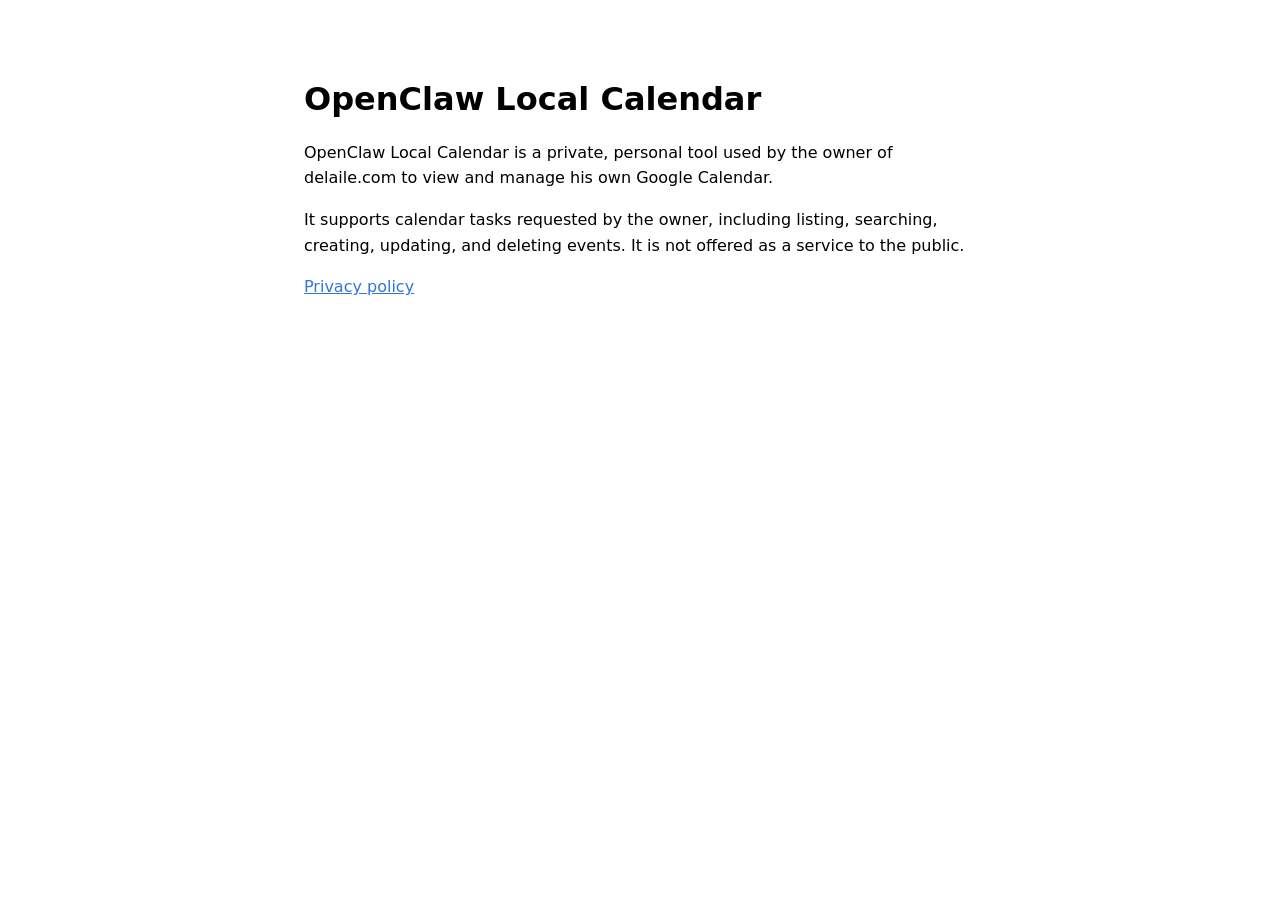
<file: index.html>
<!doctype html>
<html lang="en">
<head>
  <meta charset="utf-8">
  <meta name="viewport" content="width=device-width, initial-scale=1">
  <title>OpenClaw Local Calendar</title>
  <meta name="description" content="A private personal tool for managing the owner's Google Calendar.">
  <link rel="stylesheet" href="/style.css">
</head>
<body>
  <main>
    <h1>OpenClaw Local Calendar</h1>
    <p>OpenClaw Local Calendar is a private, personal tool used by the owner of delaile.com to view and manage his own Google Calendar.</p>
    <p>It supports calendar tasks requested by the owner, including listing, searching, creating, updating, and deleting events. It is not offered as a service to the public.</p>
    <p><a href="/privacy/">Privacy policy</a></p>
  </main>
</body>
</html>
</file>
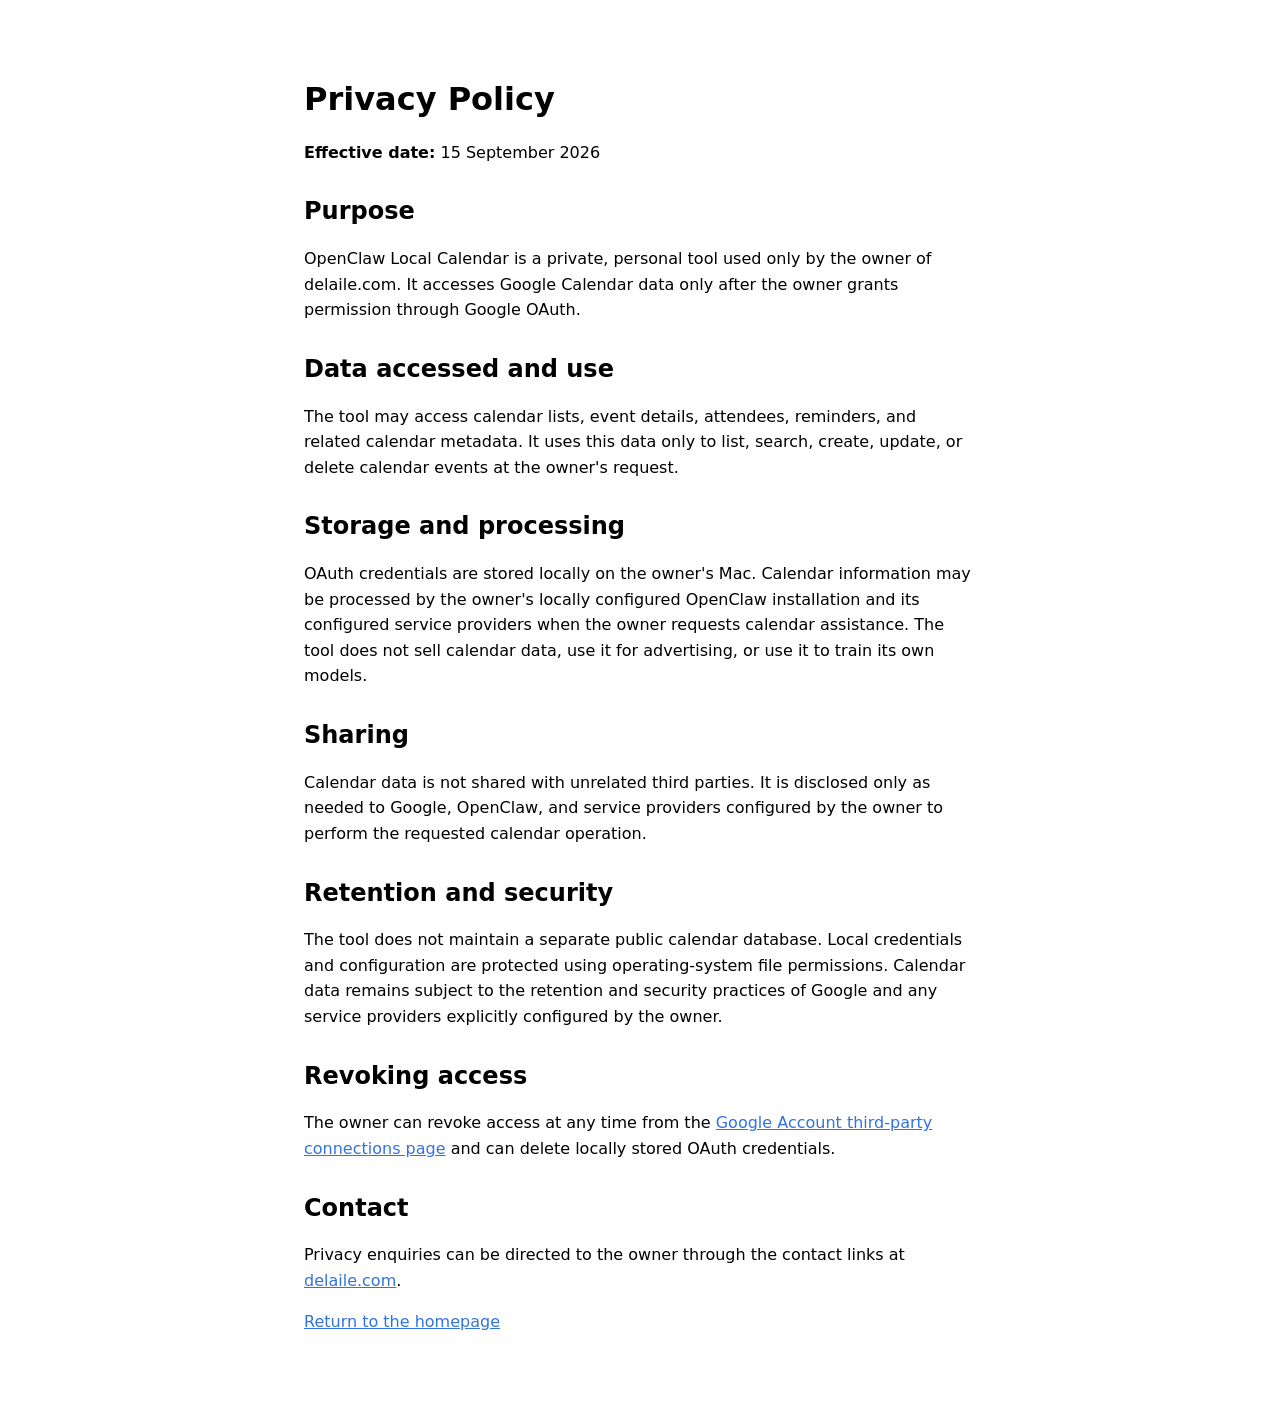
<file: privacy/index.html>
<!doctype html>
<html lang="en">
<head>
  <meta charset="utf-8">
  <meta name="viewport" content="width=device-width, initial-scale=1">
  <title>Privacy Policy — OpenClaw Local Calendar</title>
  <meta name="description" content="Privacy policy for OpenClaw Local Calendar.">
  <link rel="stylesheet" href="/style.css">
</head>
<body>
  <main>
    <h1>Privacy Policy</h1>
    <p><strong>Effective date:</strong> 15 September 2026</p>

    <h2>Purpose</h2>
    <p>OpenClaw Local Calendar is a private, personal tool used only by the owner of delaile.com. It accesses Google Calendar data only after the owner grants permission through Google OAuth.</p>

    <h2>Data accessed and use</h2>
    <p>The tool may access calendar lists, event details, attendees, reminders, and related calendar metadata. It uses this data only to list, search, create, update, or delete calendar events at the owner's request.</p>

    <h2>Storage and processing</h2>
    <p>OAuth credentials are stored locally on the owner's Mac. Calendar information may be processed by the owner's locally configured OpenClaw installation and its configured service providers when the owner requests calendar assistance. The tool does not sell calendar data, use it for advertising, or use it to train its own models.</p>

    <h2>Sharing</h2>
    <p>Calendar data is not shared with unrelated third parties. It is disclosed only as needed to Google, OpenClaw, and service providers configured by the owner to perform the requested calendar operation.</p>

    <h2>Retention and security</h2>
    <p>The tool does not maintain a separate public calendar database. Local credentials and configuration are protected using operating-system file permissions. Calendar data remains subject to the retention and security practices of Google and any service providers explicitly configured by the owner.</p>

    <h2>Revoking access</h2>
    <p>The owner can revoke access at any time from the <a href="https://myaccount.google.com/connections">Google Account third-party connections page</a> and can delete locally stored OAuth credentials.</p>

    <h2>Contact</h2>
    <p>Privacy enquiries can be directed to the owner through the contact links at <a href="https://delaile.com/">delaile.com</a>.</p>

    <p><a href="/">Return to the homepage</a></p>
  </main>
</body>
</html>
</file>
<file: style.css>
:root {
  color-scheme: light dark;
  font-family: system-ui, -apple-system, BlinkMacSystemFont, "Segoe UI", sans-serif;
  line-height: 1.6;
}

body {
  margin: 0;
}

main {
  width: min(42rem, calc(100% - 2rem));
  margin: 5rem auto;
}

h1, h2 {
  line-height: 1.2;
}

h2 {
  margin-top: 2rem;
}

a {
  color: #3273dc;
}
</file>
